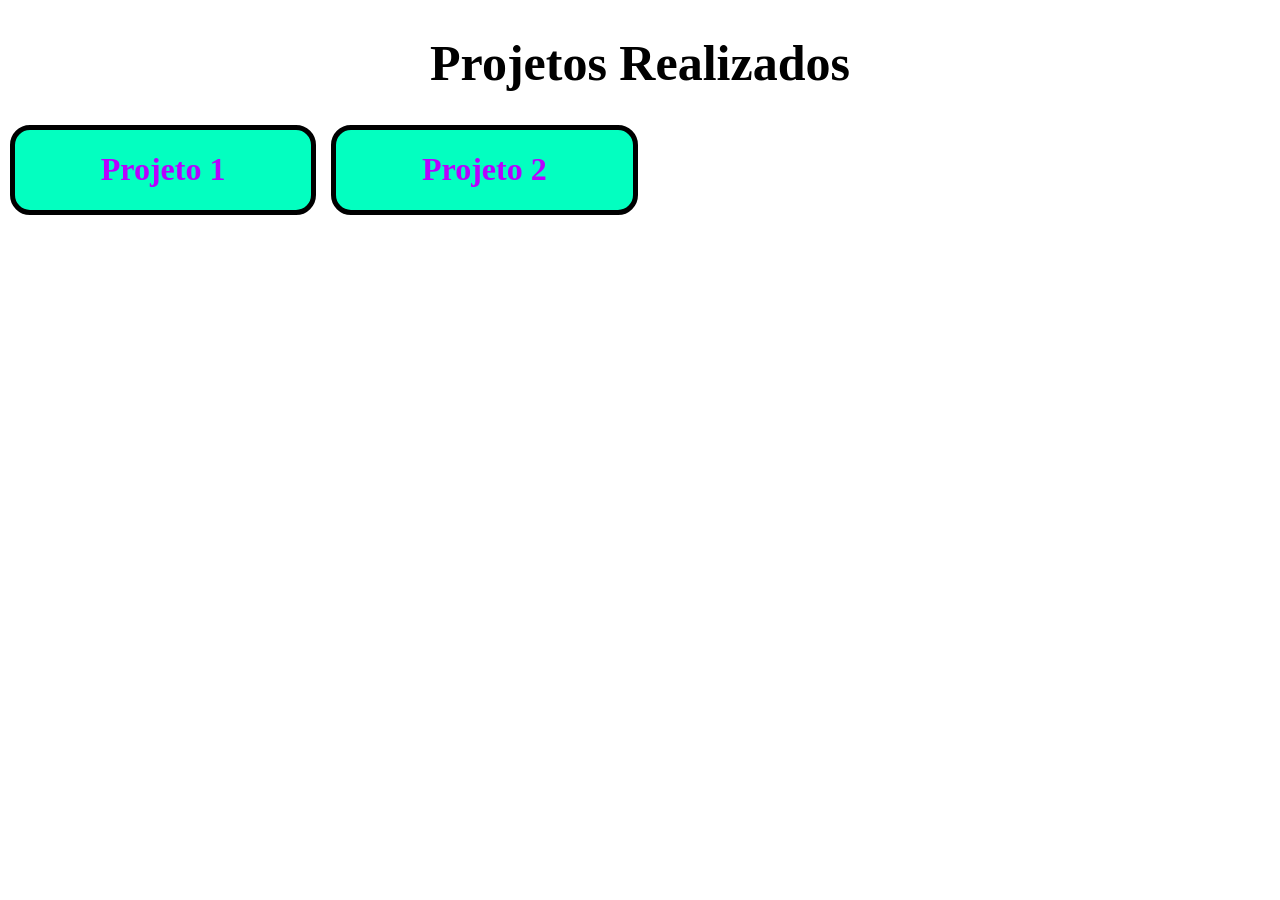
<file: Principal/index.html>
<!DOCTYPE html>
<html lang="pt-br">
<head>
    <meta charset="UTF-8">
    <meta name="viewport" content="width=device-width, initial-scale=1.0">
    <link rel="stylesheet" href="./style.css">
    <title>Aprendizado</title>
</head>
<body>
    <header>
        <h1 class="text_head">Projetos Realizados</h1>
    </header>

    <div class="body_grid">
        <div class="grid_div">
            <h1>
                <a href="./Ex/Exercicio_1/exercicio_1.html">Projeto 1</a>
            </h1>
        </div>
        <div class="grid_div">
            <h1>
                Projeto 2
            </h1>
        </div>
    </div>

    <footer>
        <!-- rodapé (opcional) -->
    </footer>
    <script src="./Javascript/script.js"></script>
</body>
</html>
</file>
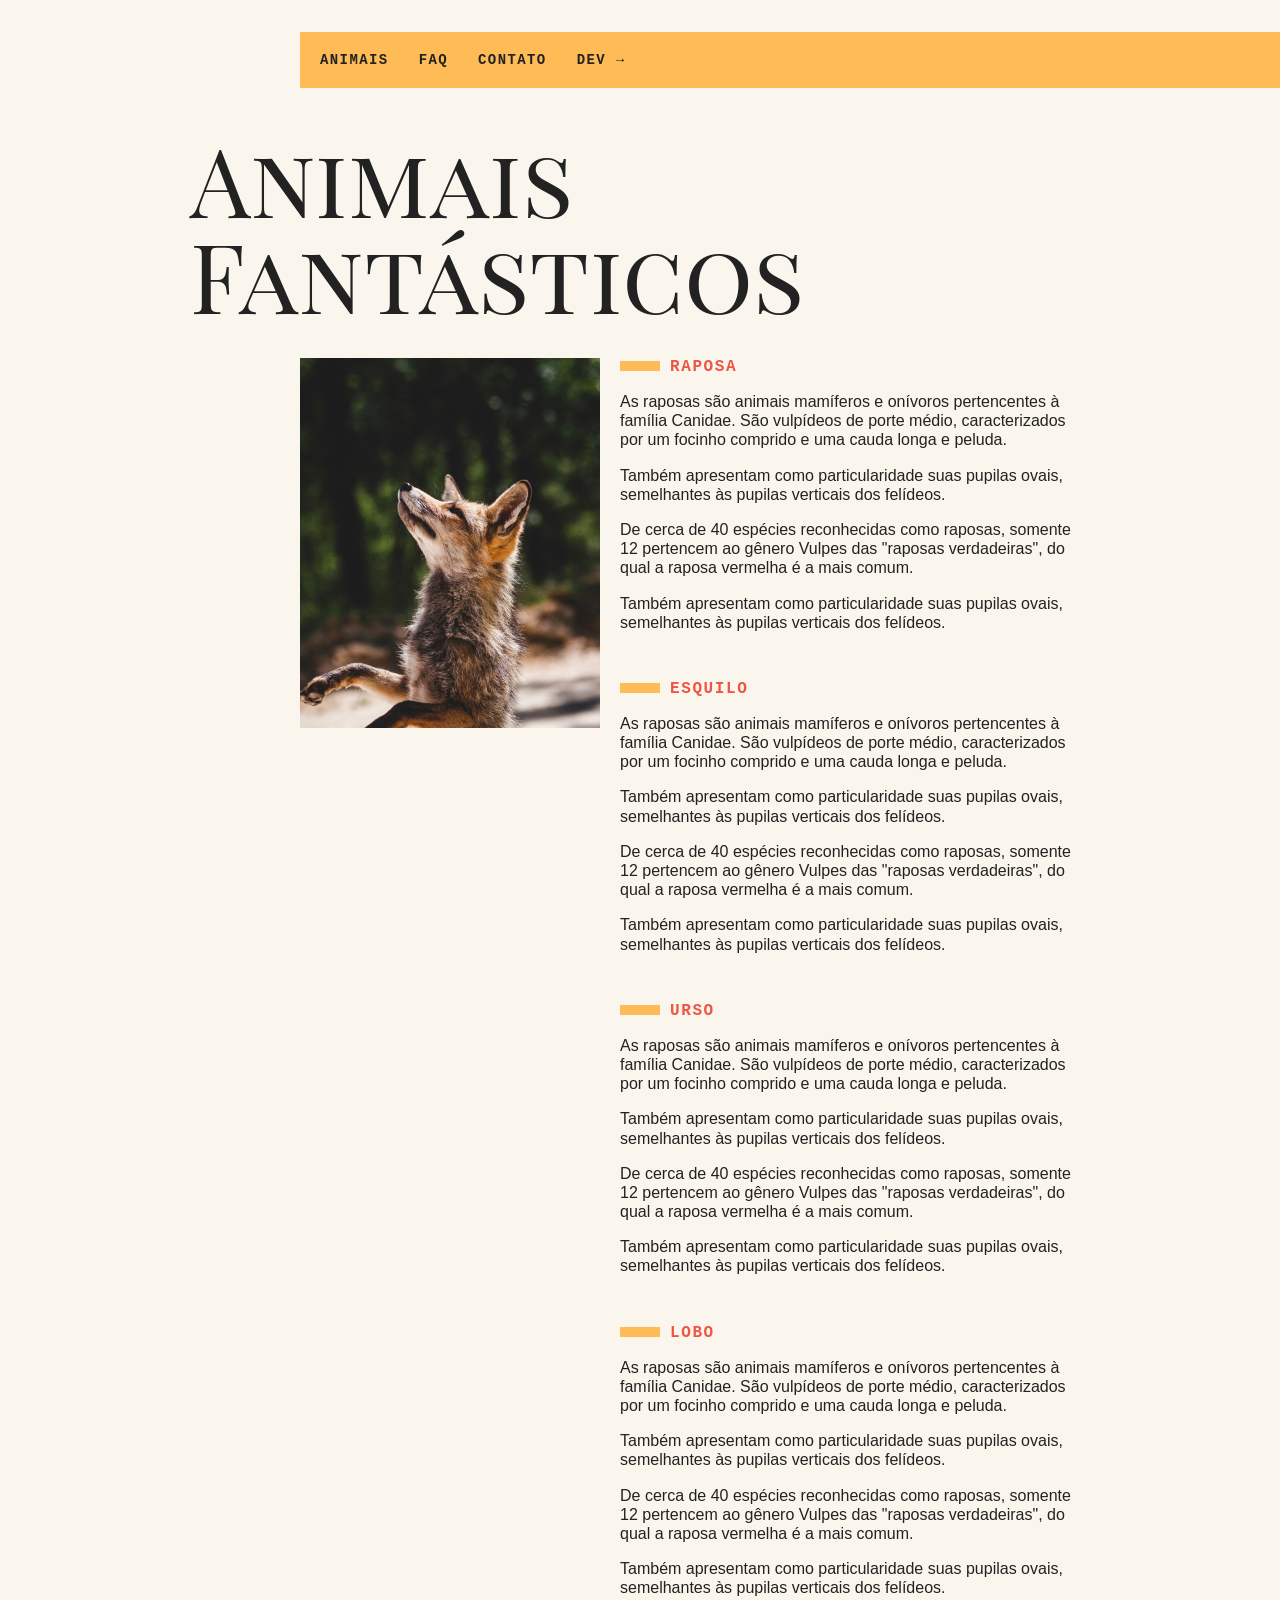
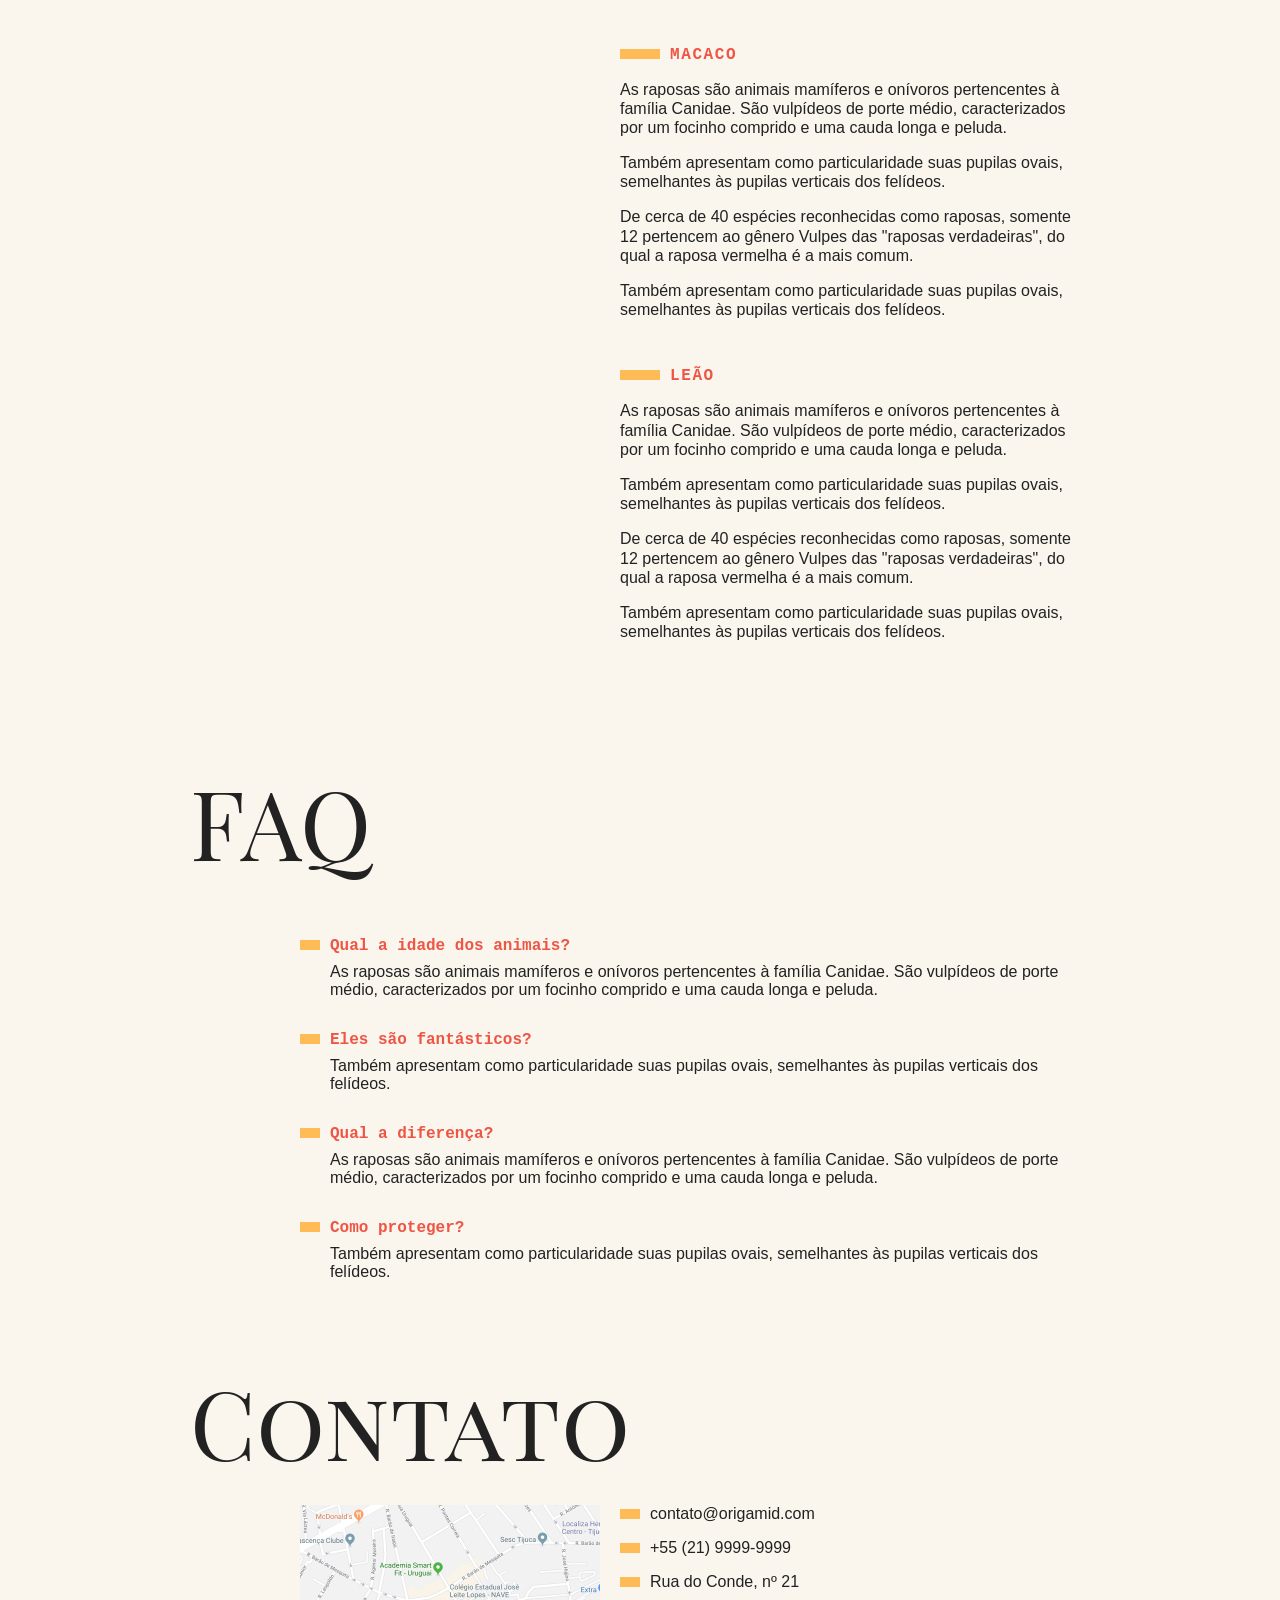
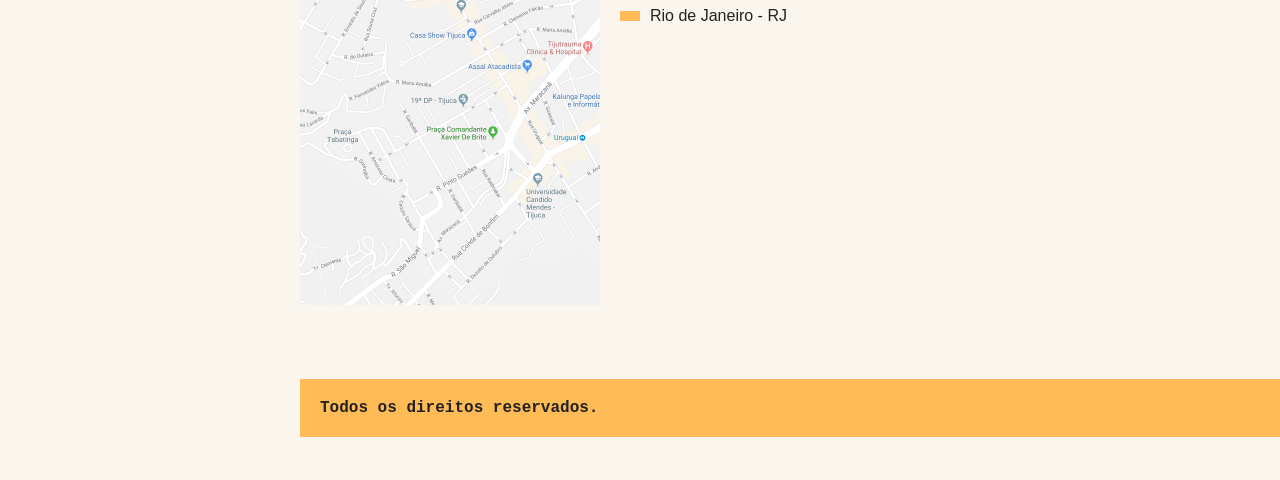
<file: Principal/Javascript/index.html>
<!DOCTYPE html>
<html>
<head>
  <meta charset="utf-8" />
  <meta http-equiv="X-UA-Compatible" content="IE=edge">
  <title>Animais Fantásticos</title>
  <meta name="viewport" content="width=device-width, initial-scale=1">
  <link href="https://fonts.googleapis.com/css?family=Playfair+Display+SC" rel="stylesheet">
  <link rel="stylesheet" type="text/css" href="./style.css" />
</head>
<body>
  <nav class="menu">
    <ul>
      <li><a href="#animais">Animais</a></li>
      <li><a href="#faq">Faq</a></li>
      <li><a href="#contato">Contato</a></li>
      <li><a href="https://www.origamid.com/">Dev →</a></li>
    </ul>
  </nav>
  <section class="grid-section animais" id="animais">
    <h1 class="titulo">Animais Fantásticos</h1>
    <ul class="animais-lista">
      <li>
        <img src="img/imagem1.jpg">
      </li>
      <li>
        <img src="img/imagem2.jpg">
      </li>
      <li>
        <img src="img/imagem3.jpg">
      </li>
      <li>
        <img src="img/imagem4.jpg">
      </li>
      <li>
        <img src="img/imagem5.jpg">
      </li>
      <li>
        <img src="img/imagem6.jpg">
      </li>
    </ul>
    <div class="animais-descricao">
      <section>
        <h2>Raposa</h2>
        <p>As raposas são animais mamíferos e onívoros pertencentes à família Canidae. São vulpídeos de porte médio, caracterizados
          por um focinho comprido e uma cauda longa e peluda.</p>
        <p>Também apresentam como particularidade suas pupilas ovais, semelhantes às pupilas verticais dos felídeos.</p>
        <p>De cerca de 40 espécies reconhecidas como raposas, somente 12 pertencem ao gênero Vulpes das "raposas verdadeiras", do
          qual a raposa vermelha é a mais comum.</p>
        <p>Também apresentam como particularidade suas pupilas ovais, semelhantes às pupilas verticais dos felídeos.</p>
      </section>
      
      <section>
        <h2>Esquilo</h2>
        <p>As raposas são animais mamíferos e onívoros pertencentes à família Canidae. São vulpídeos de porte médio, caracterizados
          por um focinho comprido e uma cauda longa e peluda.</p>
        <p>Também apresentam como particularidade suas pupilas ovais, semelhantes às pupilas verticais dos felídeos.</p>
        <p>De cerca de 40 espécies reconhecidas como raposas, somente 12 pertencem ao gênero Vulpes das "raposas verdadeiras", do
          qual a raposa vermelha é a mais comum.</p>
        <p>Também apresentam como particularidade suas pupilas ovais, semelhantes às pupilas verticais dos felídeos.</p>
      </section>
      <section>
        <h2>Urso</h2>
        <p>As raposas são animais mamíferos e onívoros pertencentes à família Canidae. São vulpídeos de porte médio, caracterizados
          por um focinho comprido e uma cauda longa e peluda.</p>
        <p>Também apresentam como particularidade suas pupilas ovais, semelhantes às pupilas verticais dos felídeos.</p>
        <p>De cerca de 40 espécies reconhecidas como raposas, somente 12 pertencem ao gênero Vulpes das "raposas verdadeiras", do
          qual a raposa vermelha é a mais comum.</p>
        <p>Também apresentam como particularidade suas pupilas ovais, semelhantes às pupilas verticais dos felídeos.</p>
      </section>
      <section>
        <h2>Lobo</h2>
        <p>As raposas são animais mamíferos e onívoros pertencentes à família Canidae. São vulpídeos de porte médio, caracterizados
          por um focinho comprido e uma cauda longa e peluda.</p>
        <p>Também apresentam como particularidade suas pupilas ovais, semelhantes às pupilas verticais dos felídeos.</p>
        <p>De cerca de 40 espécies reconhecidas como raposas, somente 12 pertencem ao gênero Vulpes das "raposas verdadeiras", do
          qual a raposa vermelha é a mais comum.</p>
        <p>Também apresentam como particularidade suas pupilas ovais, semelhantes às pupilas verticais dos felídeos.</p>
      </section>
      <section>
        <h2>Macaco</h2>
        <p>As raposas são animais mamíferos e onívoros pertencentes à família Canidae. São vulpídeos de porte médio, caracterizados
          por um focinho comprido e uma cauda longa e peluda.</p>
        <p>Também apresentam como particularidade suas pupilas ovais, semelhantes às pupilas verticais dos felídeos.</p>
        <p>De cerca de 40 espécies reconhecidas como raposas, somente 12 pertencem ao gênero Vulpes das "raposas verdadeiras", do
          qual a raposa vermelha é a mais comum.</p>
        <p>Também apresentam como particularidade suas pupilas ovais, semelhantes às pupilas verticais dos felídeos.</p>
      </section>
      <section>
        <h2>Leão</h2>
        <p>As raposas são animais mamíferos e onívoros pertencentes à família Canidae. São vulpídeos de porte médio, caracterizados
          por um focinho comprido e uma cauda longa e peluda.</p>
        <p>Também apresentam como particularidade suas pupilas ovais, semelhantes às pupilas verticais dos felídeos.</p>
        <p>De cerca de 40 espécies reconhecidas como raposas, somente 12 pertencem ao gênero Vulpes das "raposas verdadeiras", do
          qual a raposa vermelha é a mais comum.</p>
        <p>Também apresentam como particularidade suas pupilas ovais, semelhantes às pupilas verticais dos felídeos.</p>
      </section>
    </div>
  </section>

  <section class="grid-section faq" id="faq">
    <h1 class="titulo">FAQ</h1>
    <dl class="faq-lista">
      <dt>Qual a idade dos animais?</dt>
      <dd>As raposas são animais mamíferos e onívoros pertencentes à família Canidae. São vulpídeos de porte médio, caracterizados por um focinho comprido e uma cauda longa e peluda.</dd>
      <dt>Eles são fantásticos?</dt>
      <dd>Também apresentam como particularidade suas pupilas ovais, semelhantes às pupilas verticais dos felídeos.</dd>
      <dt>Qual a diferença?</dt>
      <dd>As raposas são animais mamíferos e onívoros pertencentes à família Canidae. São vulpídeos de porte médio, caracterizados por um focinho comprido e uma cauda longa e peluda.</dd>
      <dt>Como proteger?</dt>
      <dd>Também apresentam como particularidade suas pupilas ovais, semelhantes às pupilas verticais dos felídeos.</dd>
    </dl>
  </section>

  <section class="grid-section contato" id="contato">
    <h1 class="titulo">Contato</h1>
    <div class="mapa">
      <img src="img/mapa.png">
    </div>
    <ul class="dados">
      <li>contato@origamid.com</li>
      <li>+55 (21) 9999-9999</li>
      <li>Rua do Conde, nº 21</li>
      <li>Rio de Janeiro - RJ</li>
    </ul>
  </section>

  <footer class="copy">
    <p>Todos os direitos reservados.</p>
  </footer>

  <script src="./script.js"></script>  
</body>
</html>
</file>
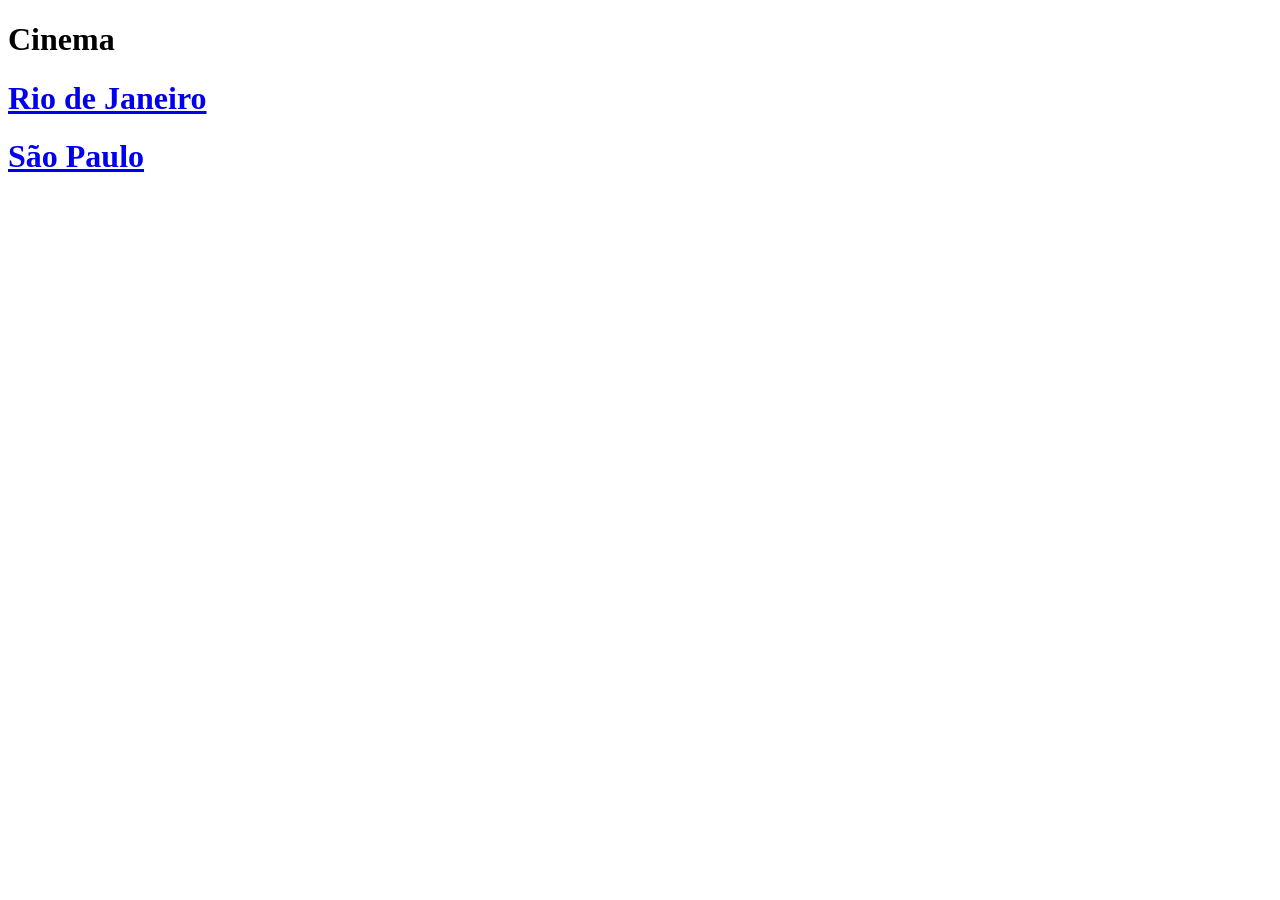
<file: Ex/Exercicio_1/exercicio_1.html>
<!DOCTYPE html>
<html lang="pt-br">
<head>
    <meta charset="UTF-8">
    <meta name="viewport" content="width=device-width, initial-scale=1.0">
    <link rel="stylesheet" href="exercicio_1_style.css">
    <title>Exercicio 1</title>
</head>
<body>
    <h1>Cinema</h1>
    <h1 class="link"><a href="./estados/rj.html">Rio de Janeiro</a></h1>
    <h1 class="link"><a href="./estados/sp.html">São Paulo</a></h1>
</body>
</html>
</file>
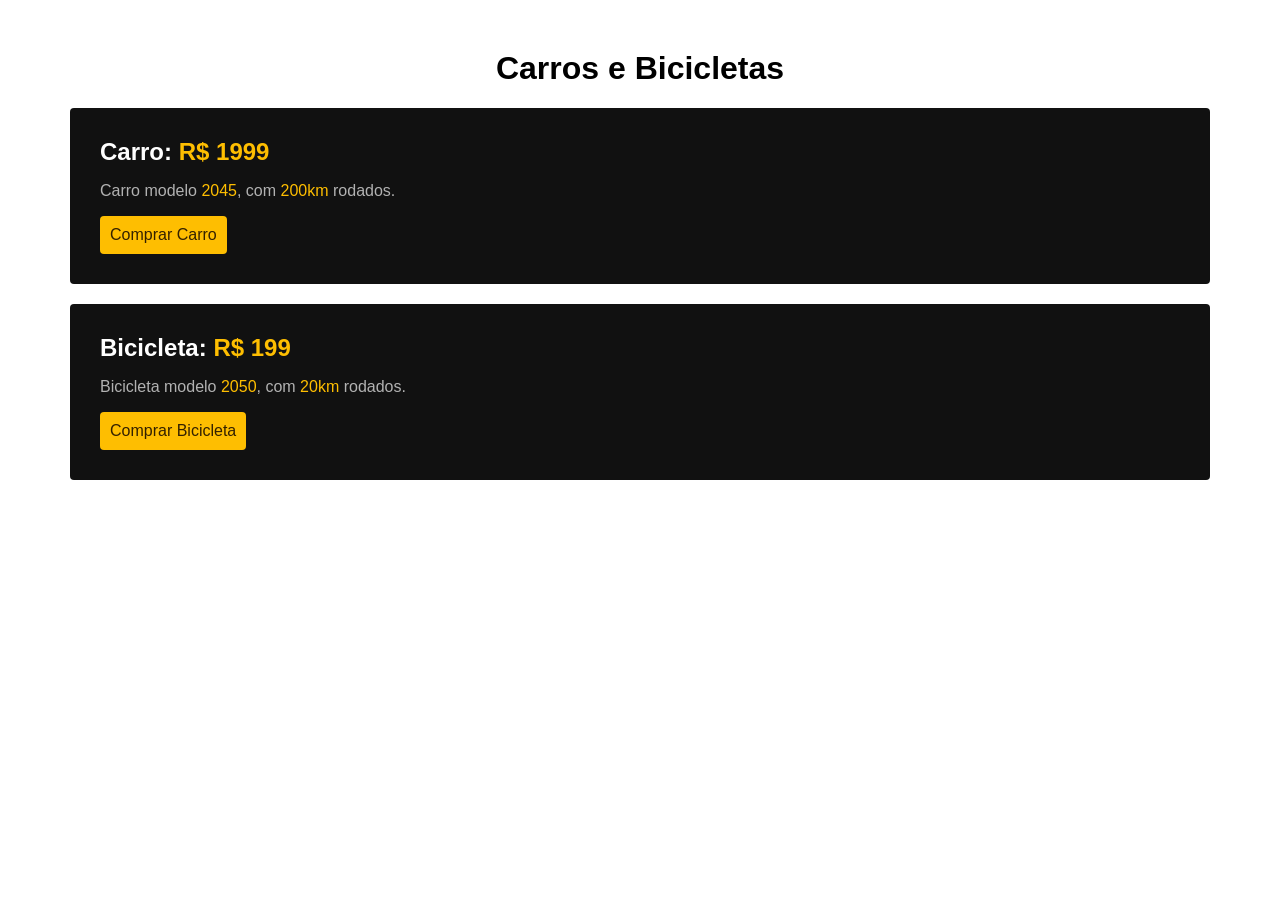
<file: Ex/Exercicio_2/index_exercicio_2.html>
<!DOCTYPE html>
<html lang="pt-br">
<head>
    <meta charset="UTF-8">
    <meta name="viewport" content="width=device-width, initial-scale=1.0">
    <link rel="stylesheet" href="style_exercicio_2.css">
    <title>Projeto 2</title>
</head>
<body>
   <h1>Carros e Bicicletas</h1>

<div class="item">
  <h2>Carro: <span>R$ 1999</span></h2>
  <p>Carro modelo <span>2045</span>, com <span>200km</span> rodados.</p>
  <a href="">Comprar Carro</a>
</div>

<div class="item">
  <h2>Bicicleta: <span>R$ 199</span></h2>
  <p>Bicicleta modelo <span>2050</span>, com <span>20km</span> rodados.</p>
  <a href="">Comprar Bicicleta</a>
</div>
</body>
</html>
</file>
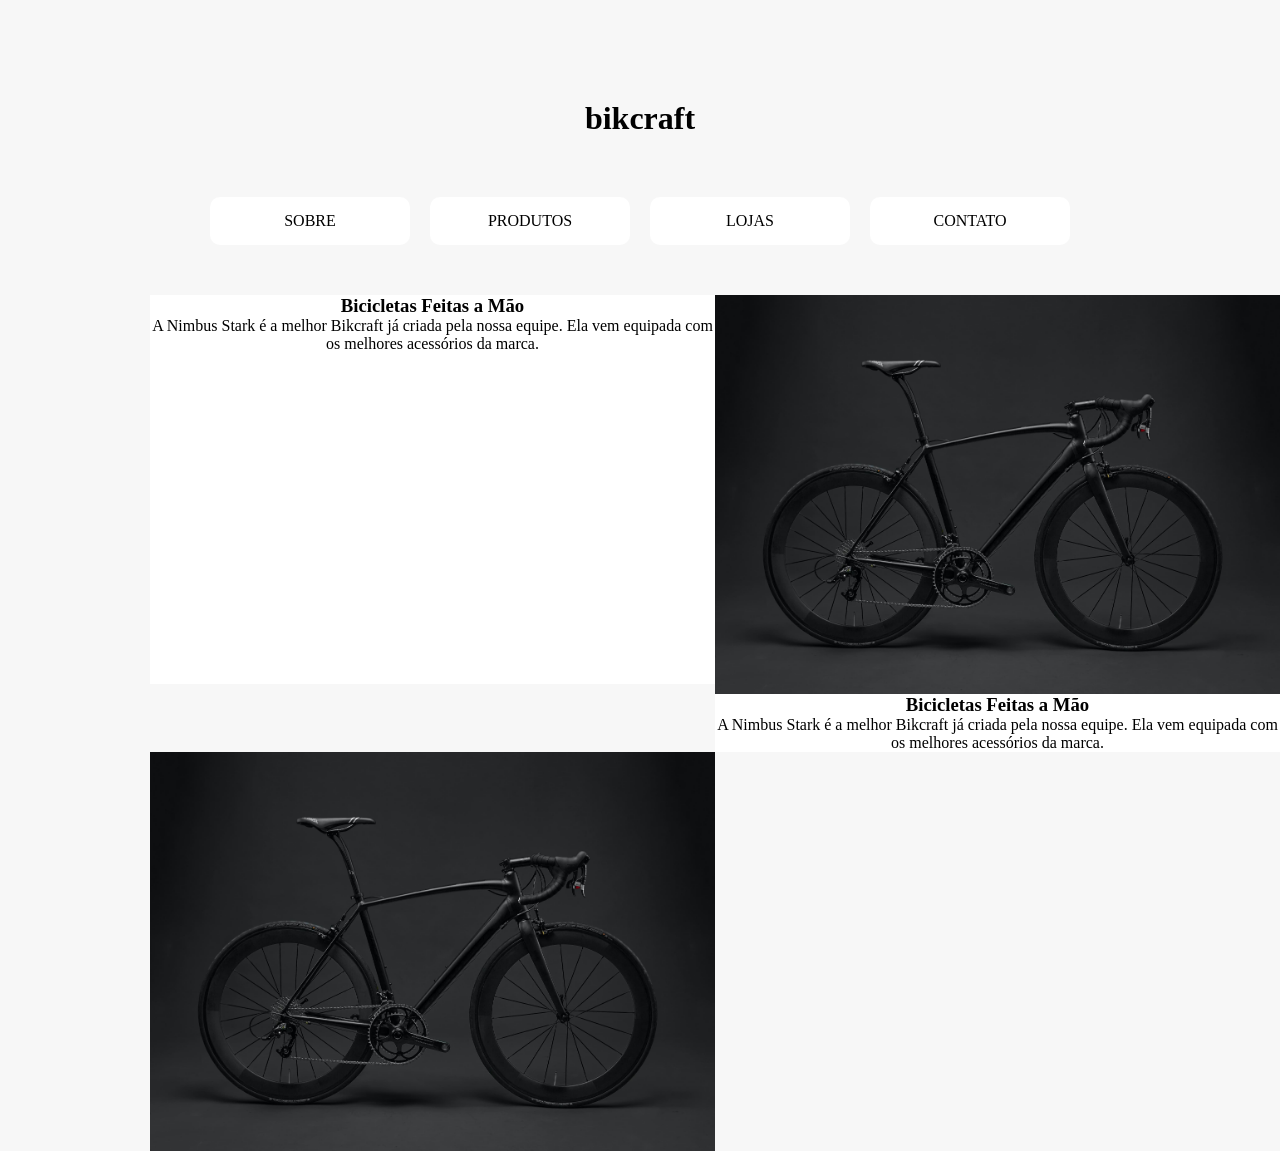
<file: Ex/Exercicio_3/index_exercicio_3.html>
<!DOCTYPE html>
<html lang="pt-br">
<head>
    <meta charset="UTF-8">
    <meta name="viewport" content="width=device-width, initial-scale=1.0">
    <link rel="stylesheet" href="style_exercicio_3.css">
    <title>Bikcraft</title>
</head>
<body>
    <header>    
        <h1 class="text_titulo">bikcraft</h1>
    </header>
    <div class="a_body">
        <a href="#">SOBRE</a>
        <a href="#">PRODUTOS</a>
        <a href="#">LOJAS</a>
        <a href="#">CONTATO</a>
    </div>
    <section>
        <div class="grid_body">
            
        <section class="secao_body">
        <h1>Bicicletas Feitas a Mão</h1>
        <p>A Nimbus Stark é a melhor Bikcraft já criada pela nossa equipe. Ela vem equipada com os melhores acessórios da marca.</p>
        </section>
            <img class="img_body" src="./bicicleta.jpg" alt="Bicicleta">
        </div>
    </section>
    <section>
        <div class="grid_body">
            
        <section class="secao_body_two">
        <h1>Bicicletas Feitas a Mão</h1>
        <p>A Nimbus Stark é a melhor Bikcraft já criada pela nossa equipe. Ela vem equipada com os melhores acessórios da marca.</p>
        </section>
            <img class="img_body_two" src="./bicicleta.jpg" alt="Bicicleta">
        </div>
    </section>
</body>
</html>
</file>
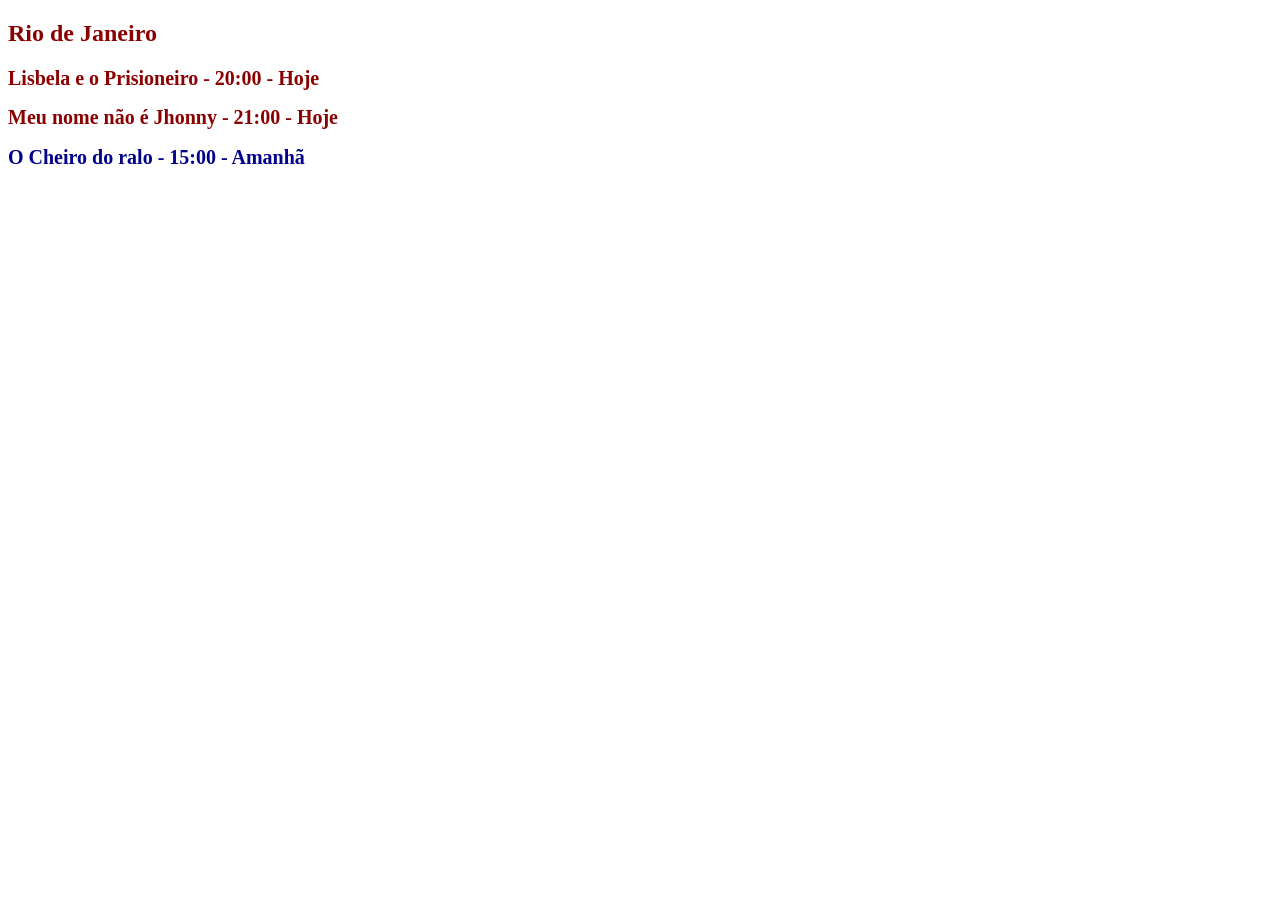
<file: Ex/Exercicio_1/estados/rj.html>
<!DOCTYPE html>
<html lang="pt-br">
<head>
    <meta charset="UTF-8">
    <meta name="viewport" content="width=device-width, initial-scale=1.0">
    <link rel="stylesheet" href="estados.css">
    <title>Rio de Janeiro</title>
</head>
<body>
    <section>
        <h1> Rio de Janeiro</h1>
        <h2 class="hoje">Lisbela e o Prisioneiro - 20:00 - Hoje</h2>
        <h2 class="hoje">Meu nome não é Jhonny - 21:00 - Hoje</h2>
        <h2 class="amanha">O Cheiro do ralo - 15:00 - Amanhã</h2>
    </section>
</body>
</html>
</file>
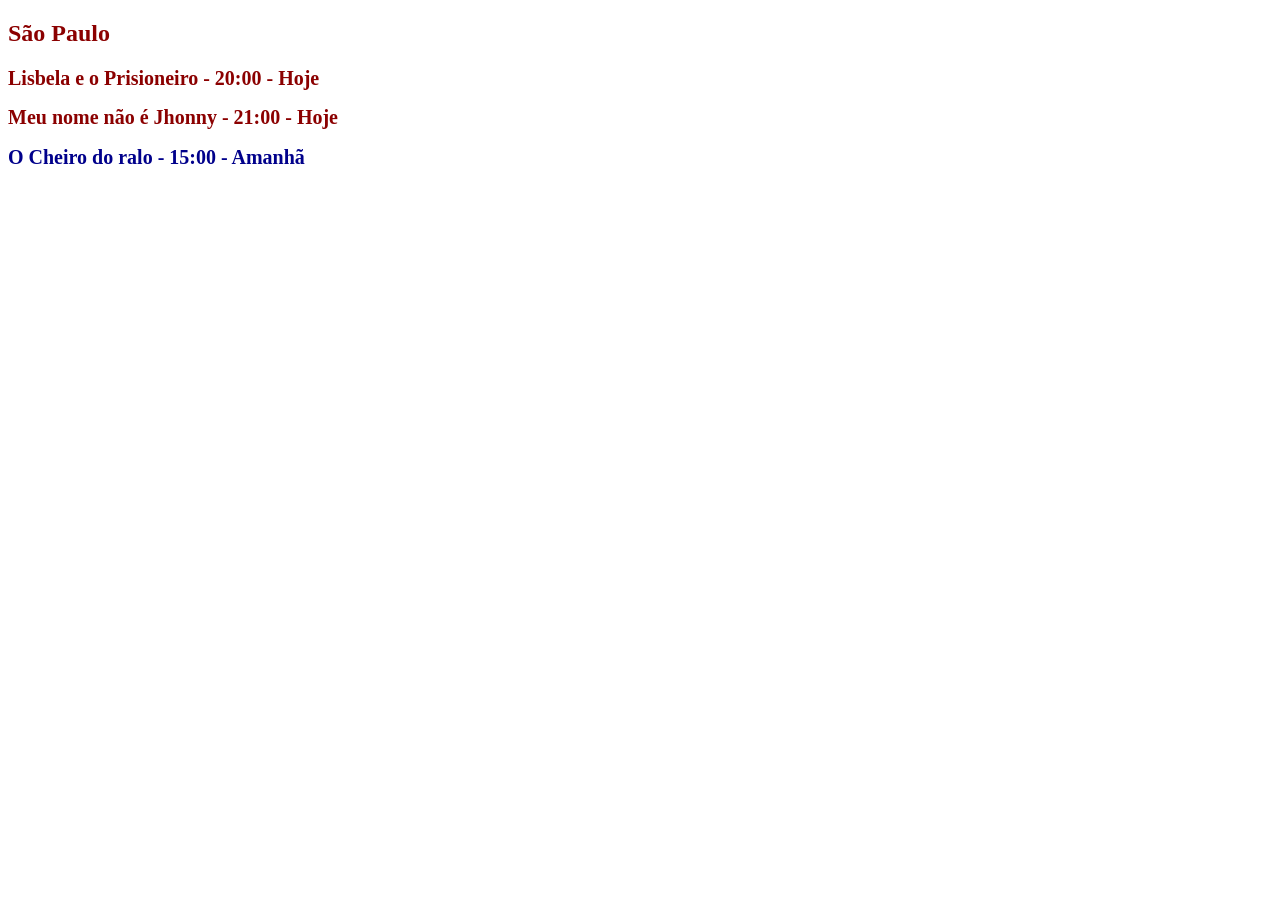
<file: Ex/Exercicio_1/estados/sp.html>
<!DOCTYPE html>
<html lang="pt-br">
<head>
    <meta charset="UTF-8">
    <meta name="viewport" content="width=device-width, initial-scale=1.0">
    <link rel="stylesheet" href="estados.css">
    <title>São Paulo</title>
</head>
<body>
     <section>
        <h1> São Paulo</h1>
        <h2 class="hoje">Lisbela e o Prisioneiro - 20:00 - Hoje</h2>
        <h2 class="hoje">Meu nome não é Jhonny - 21:00 - Hoje</h2>
        <h2 class="amanha">O Cheiro do ralo - 15:00 - Amanhã</h2>
    </section>
</body>
</html>
</file>
<file: Principal/style.css>
body{
    margin: 0%;
}

:root {
  --roxo: rgb(183, 0, 255);
}

.grid_div a {
    color: var(--roxo);      /* Resolve a cor do link */
    text-decoration: none;   
}

.text_head {
    text-align: center;
    font-size: 50px;    
}

.body_grid{
    display: grid;
    gap: 5px;
    grid-template-columns: 2fr 2fr 2fr 2fr ;
}
.grid_div{
    background-color: rgb(3, 255, 192);
    border: 5px solid black;
    text-align: center;
    color: var(--roxo);
    border-radius: 20px;
    margin-left: 10px;
}

.grid_div:hover{
    background-color: antiquewhite;

}
</file>
<file: Principal/Javascript/style.css>
body, h1, h2, ul, li, p, dd, dt, dl {
  margin: 0px;
  padding: 0px;
}

img {
  display: block;
  max-width: 100%;
}

ul {
  list-style: none;
}

body {
  background: #faf6ed;
  color: #222;
  -webkit-font-smoothing: antialiased;
  display: grid;
  grid-template-columns: 1fr 120px minmax(300px, 800px) 1fr;
}

.menu {
  grid-column: 3 / 5;
  margin-top: 2rem;
  margin-bottom: 2rem;
  background: #FB5;
}

.menu ul {
  display: flex;
  flex-wrap: wrap;
  padding: 10px;
}

.menu li a {
  display: block;
  padding: 10px;
  margin-right: 10px;
  color: #222;
  text-decoration: none;
  font-family: 'IBM Plex Mono', monospace;
  font-weight: bold;
  text-transform: uppercase;
  font-size: 0.875rem;
  letter-spacing: .1em;
}

.grid-section {
  grid-column: 2 / 4;
  width: 100%;
  box-sizing: border-box;
  padding: 10px;
  display: grid;
  grid-template-columns: 90px 300px 1fr;
  grid-gap: 20px;
  margin-bottom: 4rem;
}

.titulo {
  font-family: 'Playfair Display SC', georgia;
  font-size: 6rem;
  line-height: 1;
  font-weight: 400;
  margin-bottom: 1rem;
  grid-column: 1 / 4;
}

.animais h2 {
  font-family: 'IBM Plex Mono', monospace;
  font-size: 1rem;
  text-transform: uppercase;
  letter-spacing: .1em;
  margin-bottom: 1rem;
  color: #E54;
}

.animais h2::before {
  content: '';
  display: inline-block;
  width: 40px;
  height: 10px;
  margin-right: 10px;
  background: #FB5;
}

.animais p {
  font-family: Helvetica, Arial;
  line-height: 1.2;
  margin-bottom: 1rem;
}

.animais-lista {
  height: 370px;
  overflow-y: scroll;
  grid-column: 2;
}

.animais-lista::-webkit-scrollbar {
  width: 18px;
}

.animais-lista::-webkit-scrollbar-thumb {
  background: #FB5;
  border-left: 4px solid #faf6ed;
  border-right: 4px solid #faf6ed;
}

.animais-lista::-webkit-scrollbar-track {
  background: #faf6ed;
}

.animais-descricao {
  grid-column: 3;
}

.animais-descricao section {
  margin-bottom: 3rem;
}

.faq-lista {
  grid-column: 2 / 4
}

.faq-lista dt {
  font-family: 'IBM Plex Mono', monospace;
  font-weight: bold;
  margin-top: 2rem;
  margin-bottom: .5rem;
  color: #E54;
}

.faq-lista dt::before {
  content: '';
  display: inline-block;
  width: 20px;
  height: 10px;
  margin-right: 10px;
  background: #FB5;
}

.faq-lista dd {
  font-family: Helvetica, Arial;
  margin-bottom: .5rem;
  margin-left: 30px;
}

.mapa {
  grid-column: 2;
}

.dados {
  grid-column: 3;
}

.dados li {
  margin-bottom: 1rem;
  font-family: Helvetica, Arial;
}

.dados li::before {
  content: '';
  display: inline-block;
  width: 20px;
  height: 10px;
  margin-right: 10px;
  background: #FB5;
}

.copy {
  grid-column: 3/5;
  margin-bottom: 2rem;
  background: #FB5;
}

.copy p {
  padding: 20px;
  font-family: 'IBM Plex Mono', monospace;
  font-weight: bold;
}

@media (max-width: 700px) {
  body {
    grid-template-columns: 1fr;
  }
  .menu, .grid-section, .copy {
    grid-column: 1;
  }
  .grid-section {
    grid-template-columns: 100px 1fr;
    grid-gap: 10px;
  }
  .animais-lista {
    grid-column: 1;
  }
  .faq-lista, .dados, .mapa {
    grid-column: 1 / 3;
  }
  .grid-section h1 {
    font-size: 3rem;
  }
  .menu {
    margin-top: 0px;
  }
  .copy {
    margin-bottom: 0px;
  }
}
</file>
<file: Ex/Exercicio_1/exercicio_1_style.css>
.link{
    text-decoration: none;
}
</file>
<file: Ex/Exercicio_2/style_exercicio_2.css>
body {
  font-family: Arial, Helvetica, sans-serif;
  margin: 50px;
}

h2 {
  margin: 0px;
}

h1 {
  text-align: center;
}

.item {
  background: #111;
  padding: 30px;
  margin: 20px;
  border-radius: 4px;
  color: #fff;
}

span {
  color: #febe01;
}

p {
  color: #b2b2b2;
}

a {
  background: #febe01;
  color: #332100;
  text-decoration: none;
  padding: 10px;
  border-radius: 4px;
  display: inline-block;
}
</file>
<file: Ex/Exercicio_3/style_exercicio_3.css>
:root {
    --cinza-fundo: #f7f7f7;
    --cinza-texto: #c6c6c6;
    --vermelho: #ee2211;
    --branco: white;
}

* {
    margin: 0;
    padding: 0;
    box-sizing: border-box;
}

body {
    background-color: var(--cinza-fundo);
}

.text_titulo {
    margin-top: 100px;
    margin-bottom: 60px;
    text-align: center;
}

.a_body {
    display: flex;
    justify-content: center;
    gap: 20px;
   
}

a {
    display: inline-block;
    width: 200px;
    padding: 15px 20px;
    text-align: center;
    text-decoration: none;
    color: black;
    background-color: var(--branco);
    border-radius: 10px;
    margin-bottom: 50px;
}

.grid_body{
    display: grid;
    grid-template-columns: 1fr 1fr;
    text-align: center;
    margin-left: 150px;
}

.img_body{
    max-width: 100%;
    display: block;
}

.secao_body{
    background-color: var(--branco);
    text-align: center;
    align-items: center;
    margin-bottom: 10px;
}

.secao_body_two{
    background-color: var(--branco);
    text-align: center;
    align-items: center;
    grid-column: 2;
    max-width: 100%;
}

.img_body_two{
    max-width: 100%;
    display: block;
    grid-column: 1;
}
</file>
<file: Ex/Exercicio_1/estados/estados.css>
.bodu{
    font-family: Arial;
}
h1{
    color: darkred;
    
}

.hoje{
    color: darkred;
    font-size: 20px;
}

.amanha{
    color: darkblue;
    font-size: 20px;
}
</file>
